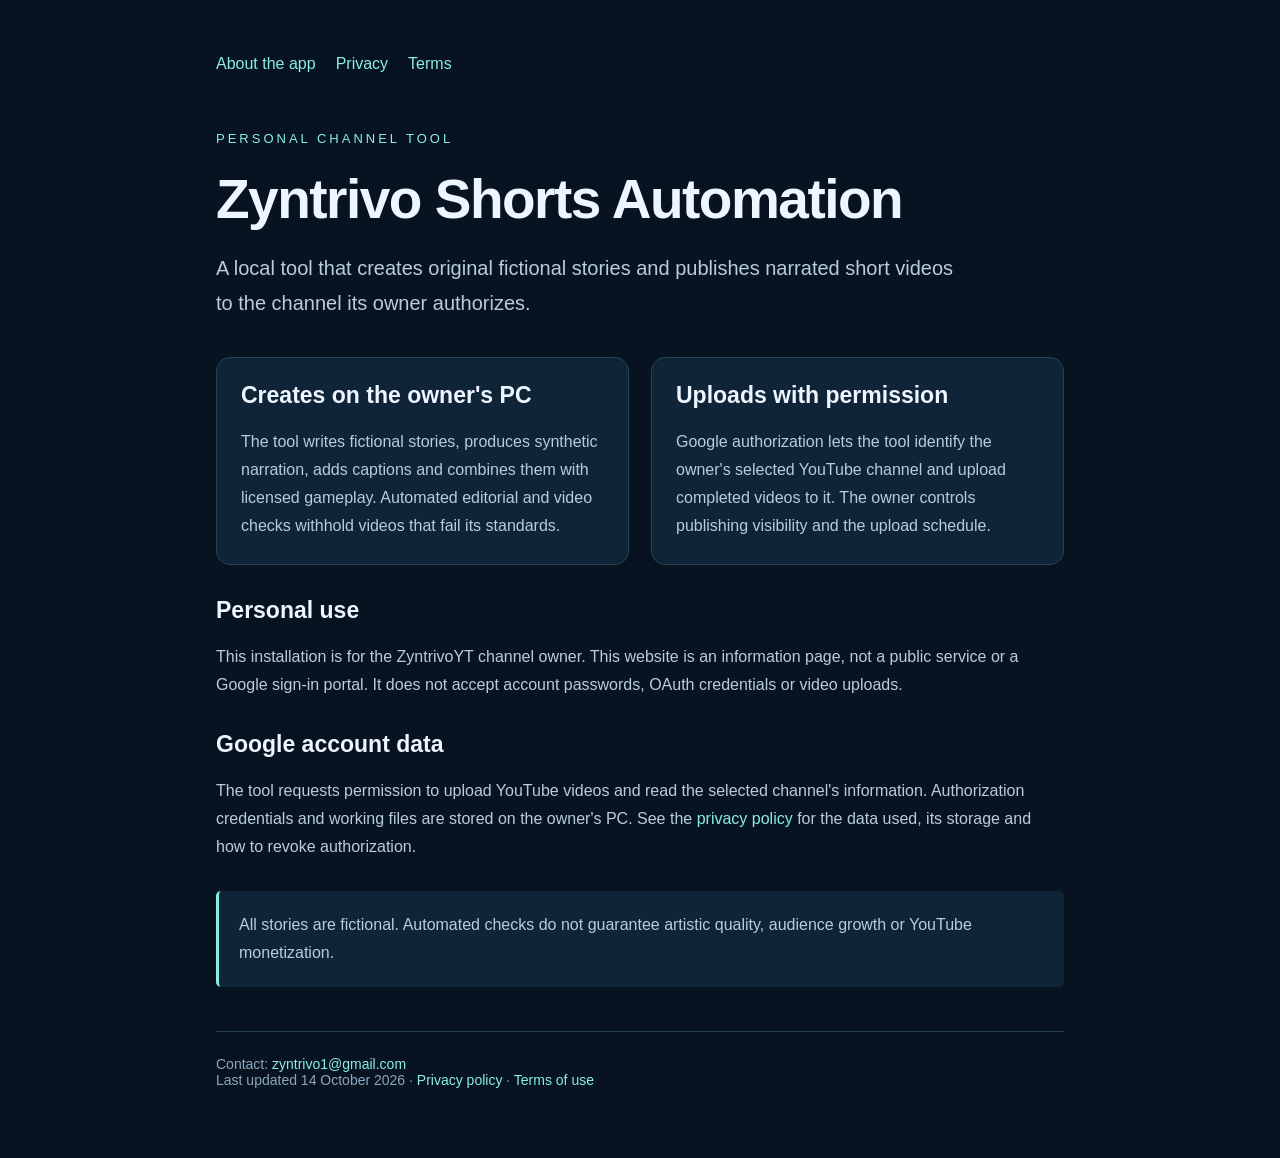
<file: index.html>
<!doctype html><html lang="en"><meta charset="utf-8"><meta name="viewport" content="width=device-width,initial-scale=1"><title>Zyntrivo Shorts Automation</title><link rel="stylesheet" href="style.css"><main><nav aria-label="Navigation"><a href="index.html">About the app</a><a href="privacy.html">Privacy</a><a href="terms.html">Terms</a></nav><p class="eyebrow">Personal channel tool</p><h1>Zyntrivo Shorts Automation</h1><p class="lead">A local tool that creates original fictional stories and publishes narrated short videos to the channel its owner authorizes.</p><div class="cards"><section class="card"><h2>Creates on the owner's PC</h2><p>The tool writes fictional stories, produces synthetic narration, adds captions and combines them with licensed gameplay. Automated editorial and video checks withhold videos that fail its standards.</p></section><section class="card"><h2>Uploads with permission</h2><p>Google authorization lets the tool identify the owner's selected YouTube channel and upload completed videos to it. The owner controls publishing visibility and the upload schedule.</p></section></div><h2>Personal use</h2><p>This installation is for the ZyntrivoYT channel owner. This website is an information page, not a public service or a Google sign-in portal. It does not accept account passwords, OAuth credentials or video uploads.</p><h2>Google account data</h2><p>The tool requests permission to upload YouTube videos and read the selected channel's information. Authorization credentials and working files are stored on the owner's PC. See the <a href="privacy.html">privacy policy</a> for the data used, its storage and how to revoke authorization.</p><p class="notice">All stories are fictional. Automated checks do not guarantee artistic quality, audience growth or YouTube monetization.</p><footer>Contact: <a href="mailto:zyntrivo1@gmail.com">zyntrivo1@gmail.com</a><br>Last updated 14 October 2026 · <a href="privacy.html">Privacy policy</a> · <a href="terms.html">Terms of use</a></footer></main></html>
</file>
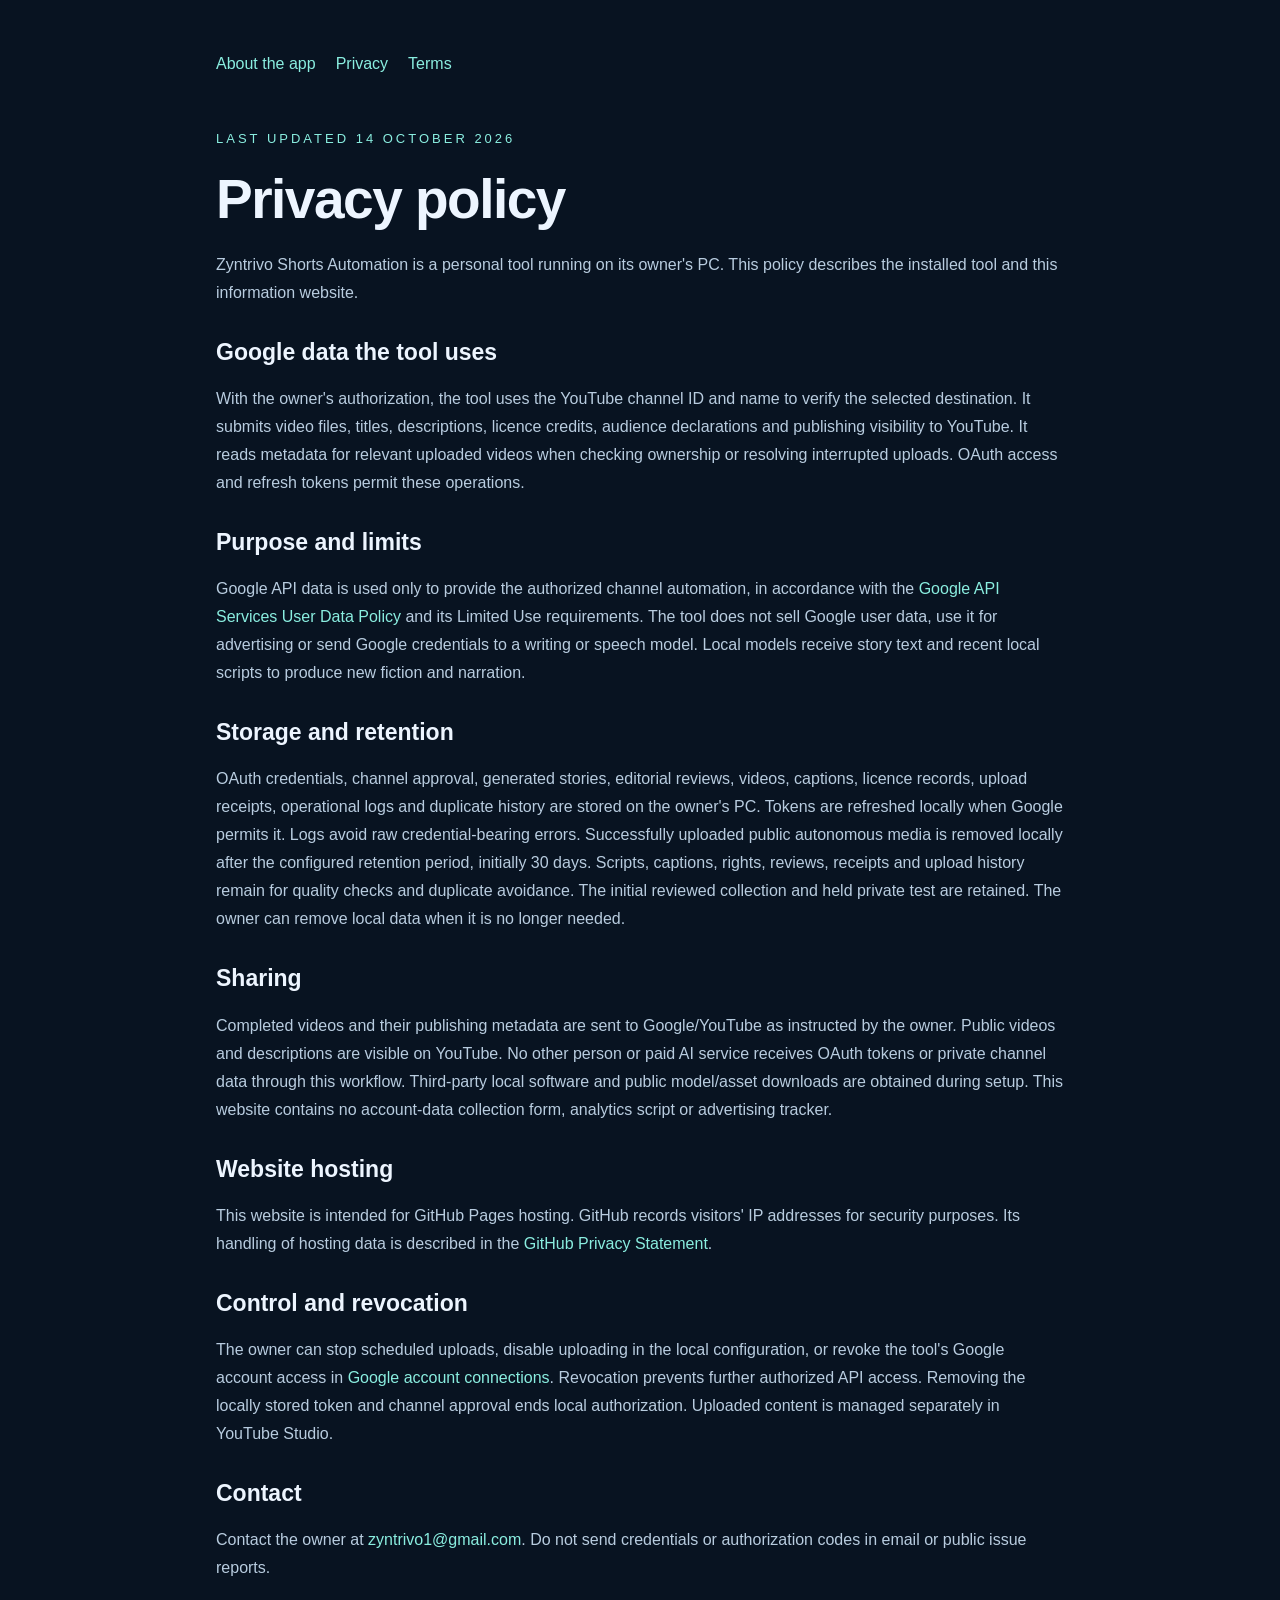
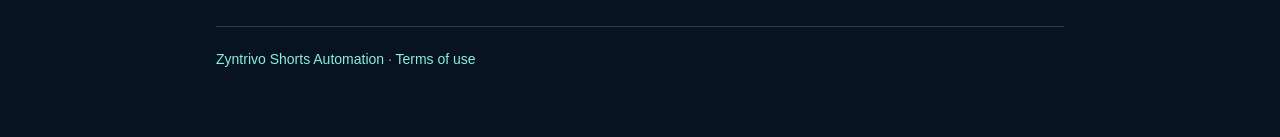
<file: privacy.html>
<!doctype html><html lang="en"><meta charset="utf-8"><meta name="viewport" content="width=device-width,initial-scale=1"><title>Privacy — Zyntrivo Shorts Automation</title><link rel="stylesheet" href="style.css"><main><nav aria-label="Navigation"><a href="index.html">About the app</a><a href="privacy.html">Privacy</a><a href="terms.html">Terms</a></nav><p class="eyebrow">Last updated 14 October 2026</p><h1>Privacy policy</h1><p>Zyntrivo Shorts Automation is a personal tool running on its owner's PC. This policy describes the installed tool and this information website.</p><h2>Google data the tool uses</h2><p>With the owner's authorization, the tool uses the YouTube channel ID and name to verify the selected destination. It submits video files, titles, descriptions, licence credits, audience declarations and publishing visibility to YouTube. It reads metadata for relevant uploaded videos when checking ownership or resolving interrupted uploads. OAuth access and refresh tokens permit these operations.</p><h2>Purpose and limits</h2><p>Google API data is used only to provide the authorized channel automation, in accordance with the <a href="https://developers.google.com/terms/api-services-user-data-policy">Google API Services User Data Policy</a> and its Limited Use requirements. The tool does not sell Google user data, use it for advertising or send Google credentials to a writing or speech model. Local models receive story text and recent local scripts to produce new fiction and narration.</p><h2>Storage and retention</h2><p>OAuth credentials, channel approval, generated stories, editorial reviews, videos, captions, licence records, upload receipts, operational logs and duplicate history are stored on the owner's PC. Tokens are refreshed locally when Google permits it. Logs avoid raw credential-bearing errors. Successfully uploaded public autonomous media is removed locally after the configured retention period, initially 30 days. Scripts, captions, rights, reviews, receipts and upload history remain for quality checks and duplicate avoidance. The initial reviewed collection and held private test are retained. The owner can remove local data when it is no longer needed.</p><h2>Sharing</h2><p>Completed videos and their publishing metadata are sent to Google/YouTube as instructed by the owner. Public videos and descriptions are visible on YouTube. No other person or paid AI service receives OAuth tokens or private channel data through this workflow. Third-party local software and public model/asset downloads are obtained during setup. This website contains no account-data collection form, analytics script or advertising tracker.</p><h2>Website hosting</h2><p>This website is intended for GitHub Pages hosting. GitHub records visitors' IP addresses for security purposes. Its handling of hosting data is described in the <a href="https://docs.github.com/en/site-policy/privacy-policies/github-general-privacy-statement">GitHub Privacy Statement</a>.</p><h2>Control and revocation</h2><p>The owner can stop scheduled uploads, disable uploading in the local configuration, or revoke the tool's Google account access in <a href="https://myaccount.google.com/connections">Google account connections</a>. Revocation prevents further authorized API access. Removing the locally stored token and channel approval ends local authorization. Uploaded content is managed separately in YouTube Studio.</p><h2>Contact</h2><p>Contact the owner at <a href="mailto:zyntrivo1@gmail.com">zyntrivo1@gmail.com</a>. Do not send credentials or authorization codes in email or public issue reports.</p><footer><a href="index.html">Zyntrivo Shorts Automation</a> · <a href="terms.html">Terms of use</a></footer></main></html>
</file>
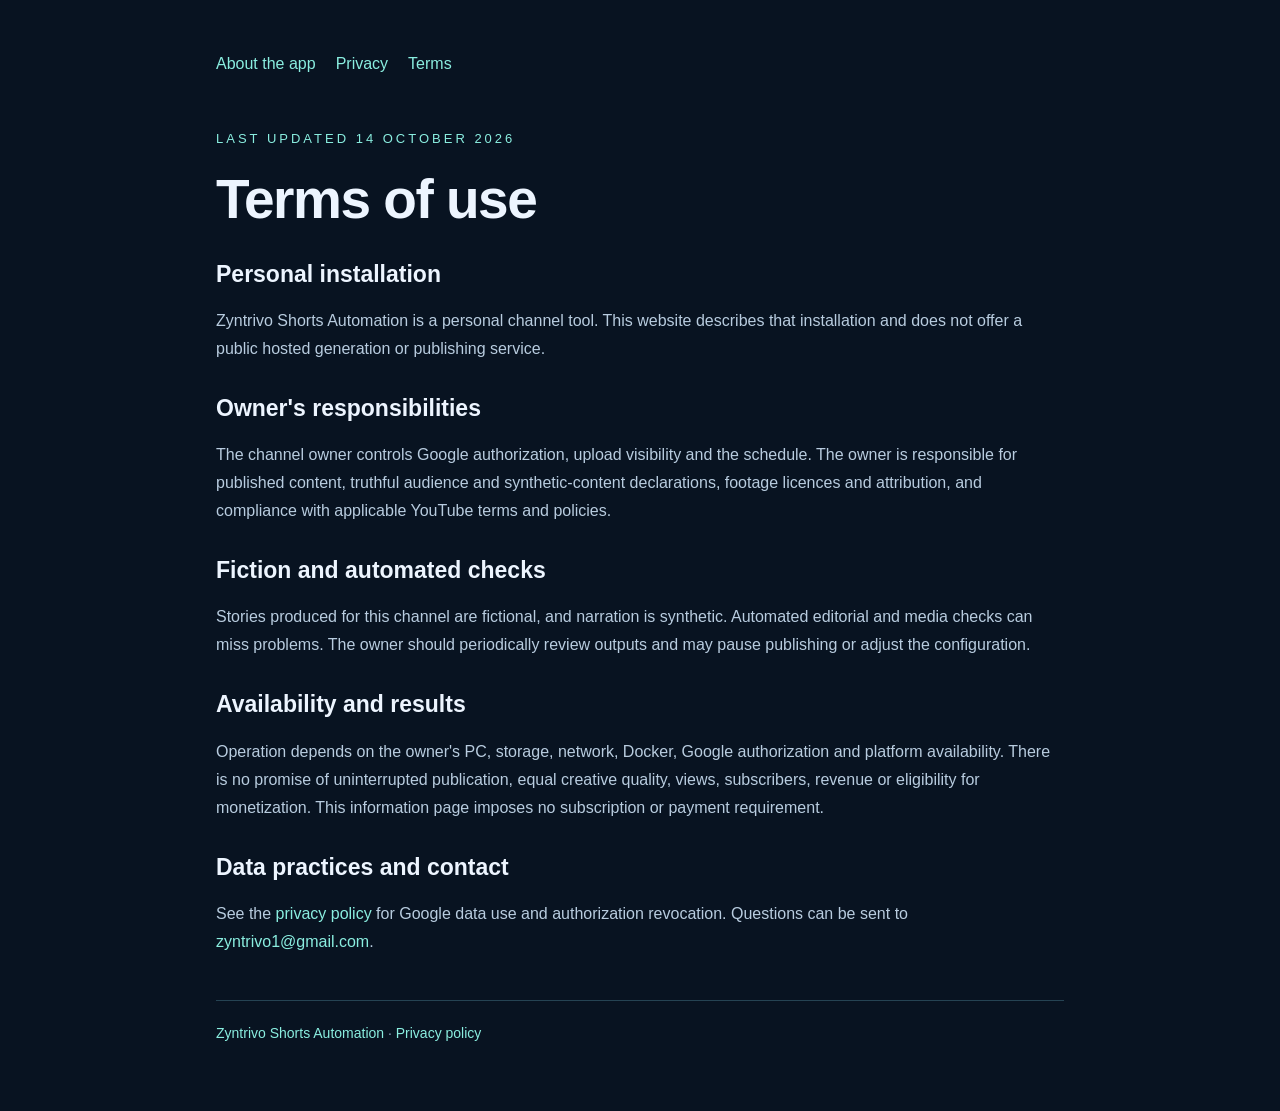
<file: terms.html>
<!doctype html><html lang="en"><meta charset="utf-8"><meta name="viewport" content="width=device-width,initial-scale=1"><title>Terms — Zyntrivo Shorts Automation</title><link rel="stylesheet" href="style.css"><main><nav aria-label="Navigation"><a href="index.html">About the app</a><a href="privacy.html">Privacy</a><a href="terms.html">Terms</a></nav><p class="eyebrow">Last updated 14 October 2026</p><h1>Terms of use</h1><h2>Personal installation</h2><p>Zyntrivo Shorts Automation is a personal channel tool. This website describes that installation and does not offer a public hosted generation or publishing service.</p><h2>Owner's responsibilities</h2><p>The channel owner controls Google authorization, upload visibility and the schedule. The owner is responsible for published content, truthful audience and synthetic-content declarations, footage licences and attribution, and compliance with applicable YouTube terms and policies.</p><h2>Fiction and automated checks</h2><p>Stories produced for this channel are fictional, and narration is synthetic. Automated editorial and media checks can miss problems. The owner should periodically review outputs and may pause publishing or adjust the configuration.</p><h2>Availability and results</h2><p>Operation depends on the owner's PC, storage, network, Docker, Google authorization and platform availability. There is no promise of uninterrupted publication, equal creative quality, views, subscribers, revenue or eligibility for monetization. This information page imposes no subscription or payment requirement.</p><h2>Data practices and contact</h2><p>See the <a href="privacy.html">privacy policy</a> for Google data use and authorization revocation. Questions can be sent to <a href="mailto:zyntrivo1@gmail.com">zyntrivo1@gmail.com</a>.</p><footer><a href="index.html">Zyntrivo Shorts Automation</a> · <a href="privacy.html">Privacy policy</a></footer></main></html>
</file>
<file: style.css>
:root{color-scheme:dark;font-family:Arial,sans-serif;background:#081321;color:#edf5ff}*{box-sizing:border-box}body{margin:0}main{max-width:900px;margin:0 auto;padding:55px 26px 70px}nav{display:flex;gap:20px;flex-wrap:wrap;margin-bottom:55px}a{color:#8aeee0;text-decoration:none}a:hover{text-decoration:underline}.eyebrow{text-transform:uppercase;letter-spacing:3px;color:#8aeee0;font-size:13px}h1{font-size:clamp(34px,6vw,55px);line-height:1.1;letter-spacing:-1.5px;margin:18px 0 22px}h2{font-size:23px;margin-top:32px}p,li{line-height:1.75;color:#b8ccdf;font-size:16px}.lead{font-size:20px;max-width:750px}.cards{display:grid;grid-template-columns:1fr 1fr;gap:22px;margin-top:36px}.card{background:#102437;border:1px solid #254353;padding:24px;border-radius:14px}.card h2{margin-top:0}.card p{margin-bottom:0}footer{border-top:1px solid #254353;margin-top:44px;padding-top:24px;font-size:14px;color:#8ba6be}.notice{padding:20px;border-left:3px solid #8aeee0;background:#102437;border-radius:5px;margin-top:30px}@media(max-width:600px){.cards{grid-template-columns:1fr}main{padding-top:32px}nav{margin-bottom:35px}}
</file>
